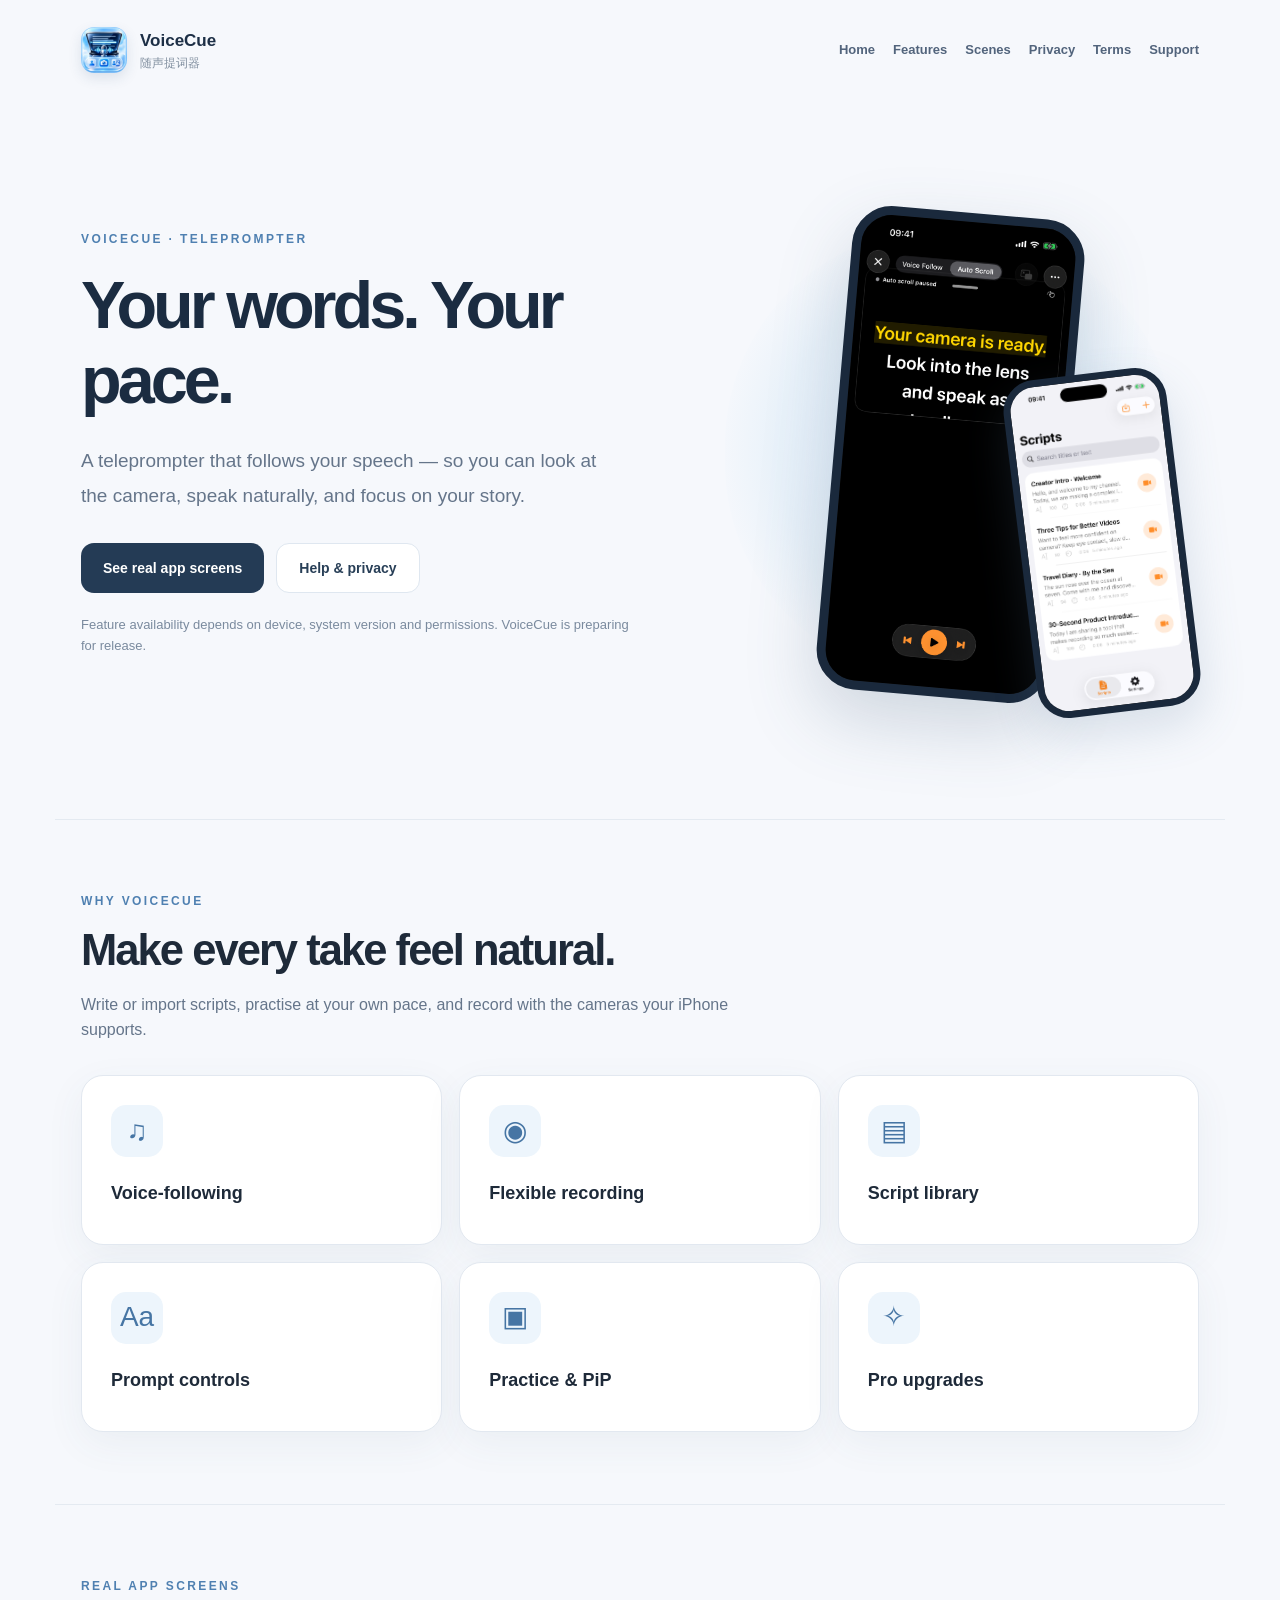
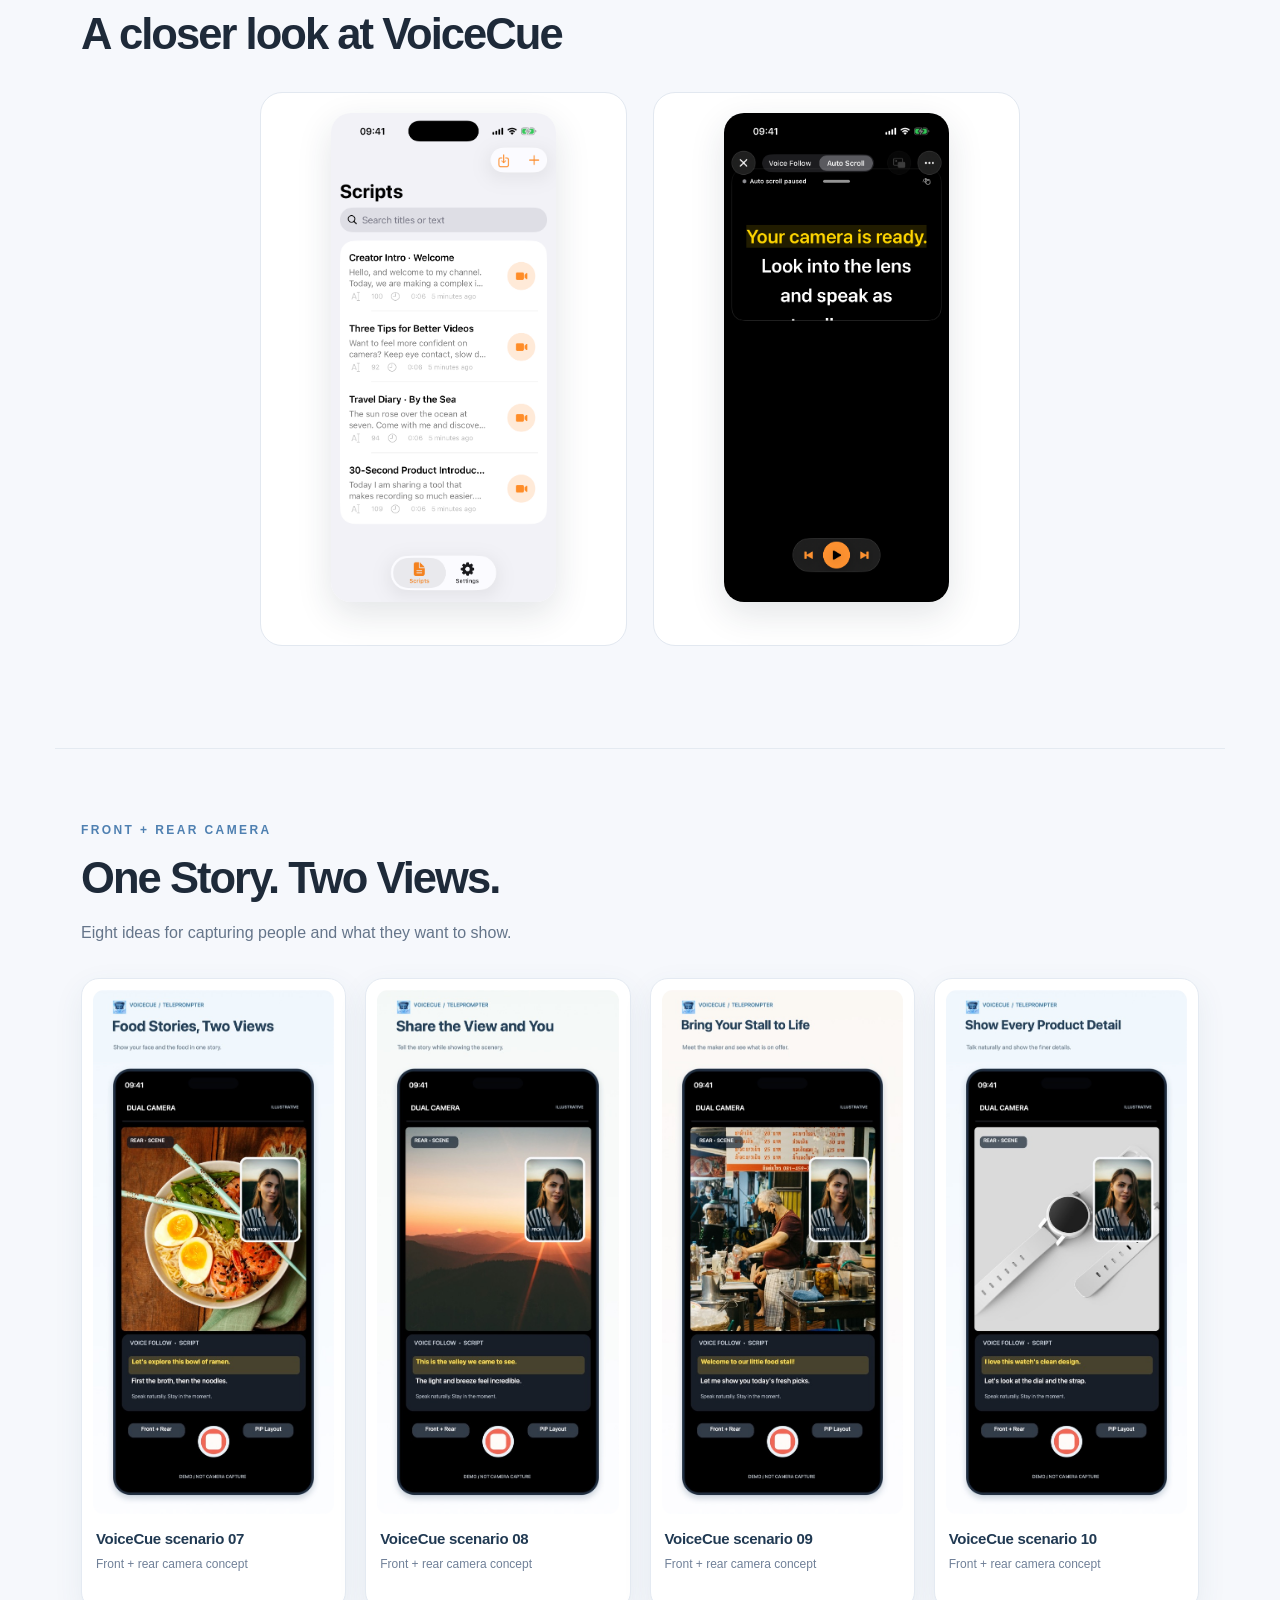
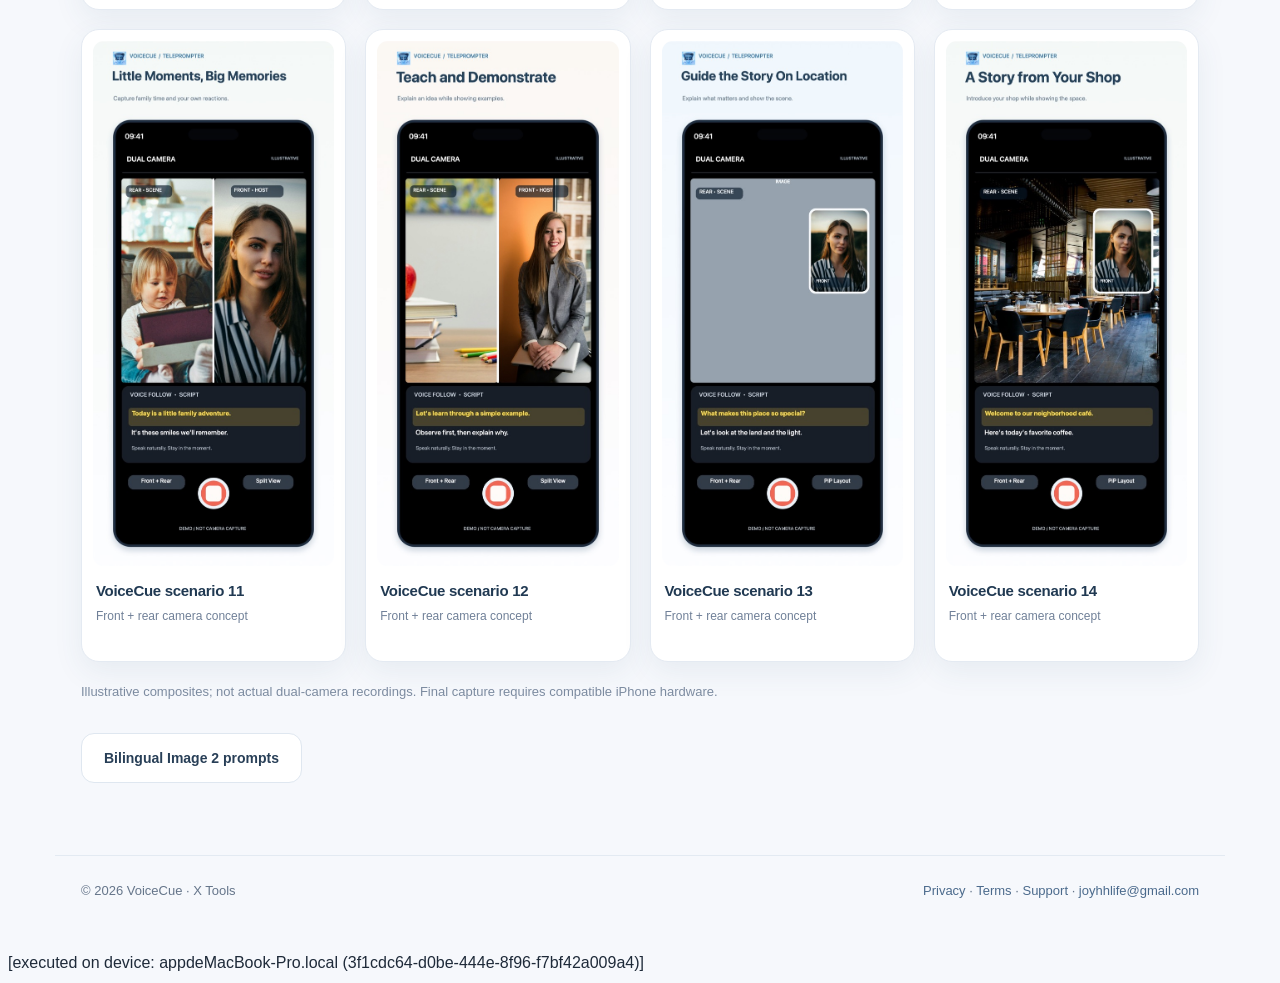
<file: index.html>
<!doctype html>
<html lang="en"><head><meta charset="utf-8"><meta name="viewport" content="width=device-width,initial-scale=1"><meta name="description" content="VoiceCue: Teleprompter. Speech-following scripts and flexible camera recording on iPhone."><meta name="theme-color" content="#f6f8fc"><meta property="og:title" content="VoiceCue — Your words. Your pace."><meta property="og:description" content="Speech-following teleprompter and recording for iPhone."><title>VoiceCue: Teleprompter · 随声提词器</title><link rel="icon" type="image/png" href="assets/icon.png"><link rel="stylesheet" href="vc-site.css"></head>
<body class="vc-main">
<header><nav class="vc-nav"><a class="vc-brand" href="./" data-vc-local><img src="assets/icon.png" alt="VoiceCue"><span>VoiceCue <small style="display:block;color:#8290a0;font-size:12px;font-weight:500">随声提词器</small></span></a><div class="vc-navlinks"><a href="./" data-vc-local data-vc="home">Home</a><a href="#features" data-vc="features">Features</a><a href="#scenarios" data-vc="scenes">Scenes</a><a href="privacy.html" data-vc-local data-vc="privacy">Privacy</a><a href="terms.html" data-vc-local data-vc="terms">Terms</a><a href="support.html" data-vc-local data-vc="support">Support</a></div></nav></header>
<main><section class="vc-hero"><div><div class="vc-kicker" data-vc="eyebrow">VOICECUE · TELEPROMPTER</div><h1 data-vc="hero">Your words. Your pace.</h1><p class="vc-desc" data-vc="lead">A teleprompter that follows your speech — so you can look at the camera, speak naturally, and focus on your story.</p><div class="vc-cta"><a class="vc-btn" href="#screens" data-vc="view">See real app screens</a><a class="vc-btn light" href="support.html" data-vc-local data-vc="supportCta">Help & privacy</a></div><p class="vc-note" data-vc="notice">Feature availability depends on device, system version and permissions. VoiceCue is preparing for release.</p></div><div class="vc-hero-visual" aria-label="VoiceCue UI"><div class="vc-phone"><img src="assets/screen-prompt-en.png" alt="VoiceCue teleprompter actual simulator screen"></div><div class="vc-phone vc-small-phone"><img src="assets/screen-library-en.png" alt="VoiceCue script library actual simulator screen"></div></div></section>
<section class="vc-section" id="features"><div class="vc-kicker">WHY VOICECUE</div><h2 data-vc="section">Make every take feel natural.</h2><p class="vc-intro" data-vc="sectionLead">Write or import scripts, practise at your own pace, and record with the cameras your iPhone supports.</p><div class="vc-features"><article class="vc-feature"><div class="vc-symbol">♫</div><h3 data-vc="f1">Voice-following</h3><p data-vc="f1d"></p></article><article class="vc-feature"><div class="vc-symbol">◉</div><h3 data-vc="f2">Flexible recording</h3><p data-vc="f2d"></p></article><article class="vc-feature"><div class="vc-symbol">▤</div><h3 data-vc="f3">Script library</h3><p data-vc="f3d"></p></article><article class="vc-feature"><div class="vc-symbol">Aa</div><h3 data-vc="f4">Prompt controls</h3><p data-vc="f4d"></p></article><article class="vc-feature"><div class="vc-symbol">▣</div><h3 data-vc="f5">Practice & PiP</h3><p data-vc="f5d"></p></article><article class="vc-feature"><div class="vc-symbol">✧</div><h3 data-vc="f6">Pro upgrades</h3><p data-vc="f6d"></p></article></div></section>
<section class="vc-section" id="screens"><div class="vc-kicker">REAL APP SCREENS</div><h2 data-vc="real">A closer look at VoiceCue</h2><p class="vc-intro" data-vc="realLead"></p><div class="vc-preview-grid"><figure><img src="assets/screen-library-en.png" alt="Script library screenshot"><figcaption data-vc="shot1"></figcaption></figure><figure><img src="assets/screen-prompt-en.png" alt="Voice teleprompter screen"><figcaption data-vc="shot2"></figcaption></figure></div></section><section class="vc-section" id="scenarios"><div class="vc-kicker">FRONT + REAR CAMERA</div><h2 data-vc="scenesTitle">One Story. Two Views.</h2><p class="vc-intro" data-vc="scenesLead">Eight ideas for capturing people and what they want to show.</p><div class="vc-scenario-grid"><article class="vc-scenario-card" data-scene-id="07"><a href="assets/scenarios/scene-07-en.jpg" target="_blank" rel="noopener noreferrer"><img loading="lazy" decoding="async" src="assets/scenarios/scene-07-en.jpg" alt="VoiceCue dual camera illustrative scene 07"></a><h3>VoiceCue scenario 07</h3><p>Front + rear camera concept</p></article>
<article class="vc-scenario-card" data-scene-id="08"><a href="assets/scenarios/scene-08-en.jpg" target="_blank" rel="noopener noreferrer"><img loading="lazy" decoding="async" src="assets/scenarios/scene-08-en.jpg" alt="VoiceCue dual camera illustrative scene 08"></a><h3>VoiceCue scenario 08</h3><p>Front + rear camera concept</p></article>
<article class="vc-scenario-card" data-scene-id="09"><a href="assets/scenarios/scene-09-en.jpg" target="_blank" rel="noopener noreferrer"><img loading="lazy" decoding="async" src="assets/scenarios/scene-09-en.jpg" alt="VoiceCue dual camera illustrative scene 09"></a><h3>VoiceCue scenario 09</h3><p>Front + rear camera concept</p></article>
<article class="vc-scenario-card" data-scene-id="10"><a href="assets/scenarios/scene-10-en.jpg" target="_blank" rel="noopener noreferrer"><img loading="lazy" decoding="async" src="assets/scenarios/scene-10-en.jpg" alt="VoiceCue dual camera illustrative scene 10"></a><h3>VoiceCue scenario 10</h3><p>Front + rear camera concept</p></article>
<article class="vc-scenario-card" data-scene-id="11"><a href="assets/scenarios/scene-11-en.jpg" target="_blank" rel="noopener noreferrer"><img loading="lazy" decoding="async" src="assets/scenarios/scene-11-en.jpg" alt="VoiceCue dual camera illustrative scene 11"></a><h3>VoiceCue scenario 11</h3><p>Front + rear camera concept</p></article>
<article class="vc-scenario-card" data-scene-id="12"><a href="assets/scenarios/scene-12-en.jpg" target="_blank" rel="noopener noreferrer"><img loading="lazy" decoding="async" src="assets/scenarios/scene-12-en.jpg" alt="VoiceCue dual camera illustrative scene 12"></a><h3>VoiceCue scenario 12</h3><p>Front + rear camera concept</p></article>
<article class="vc-scenario-card" data-scene-id="13"><a href="assets/scenarios/scene-13-en.jpg" target="_blank" rel="noopener noreferrer"><img loading="lazy" decoding="async" src="assets/scenarios/scene-13-en.jpg" alt="VoiceCue dual camera illustrative scene 13"></a><h3>VoiceCue scenario 13</h3><p>Front + rear camera concept</p></article>
<article class="vc-scenario-card" data-scene-id="14"><a href="assets/scenarios/scene-14-en.jpg" target="_blank" rel="noopener noreferrer"><img loading="lazy" decoding="async" src="assets/scenarios/scene-14-en.jpg" alt="VoiceCue dual camera illustrative scene 14"></a><h3>VoiceCue scenario 14</h3><p>Front + rear camera concept</p></article></div><p class="vc-scenario-note" data-vc="scenesNote">Illustrative composites; not actual dual-camera recordings. Final capture requires compatible iPhone hardware.</p><div class="vc-cta"><a class="vc-btn light" href="marketing/VoiceCue_Image2_DualCamera_8_Scenarios_Bilingual.md" data-vc="scenesDownload">Bilingual Image 2 prompts</a></div></section></main>
<footer class="vc-bottom"><span data-vc="footer">© 2026 VoiceCue · X Tools</span><span><a href="privacy.html" data-vc-local data-vc="privacy">Privacy</a> · <a href="terms.html" data-vc-local data-vc="terms">Terms</a> · <a href="support.html" data-vc-local data-vc="support">Support</a> · <a href="mailto:joyhhlife@gmail.com">joyhhlife@gmail.com</a></span></footer><script src="vc-site.js"></script></body></html>

[executed on device: appdeMacBook-Pro.local (3f1cdc64-d0be-444e-8f96-f7bf42a009a4)]
</file>
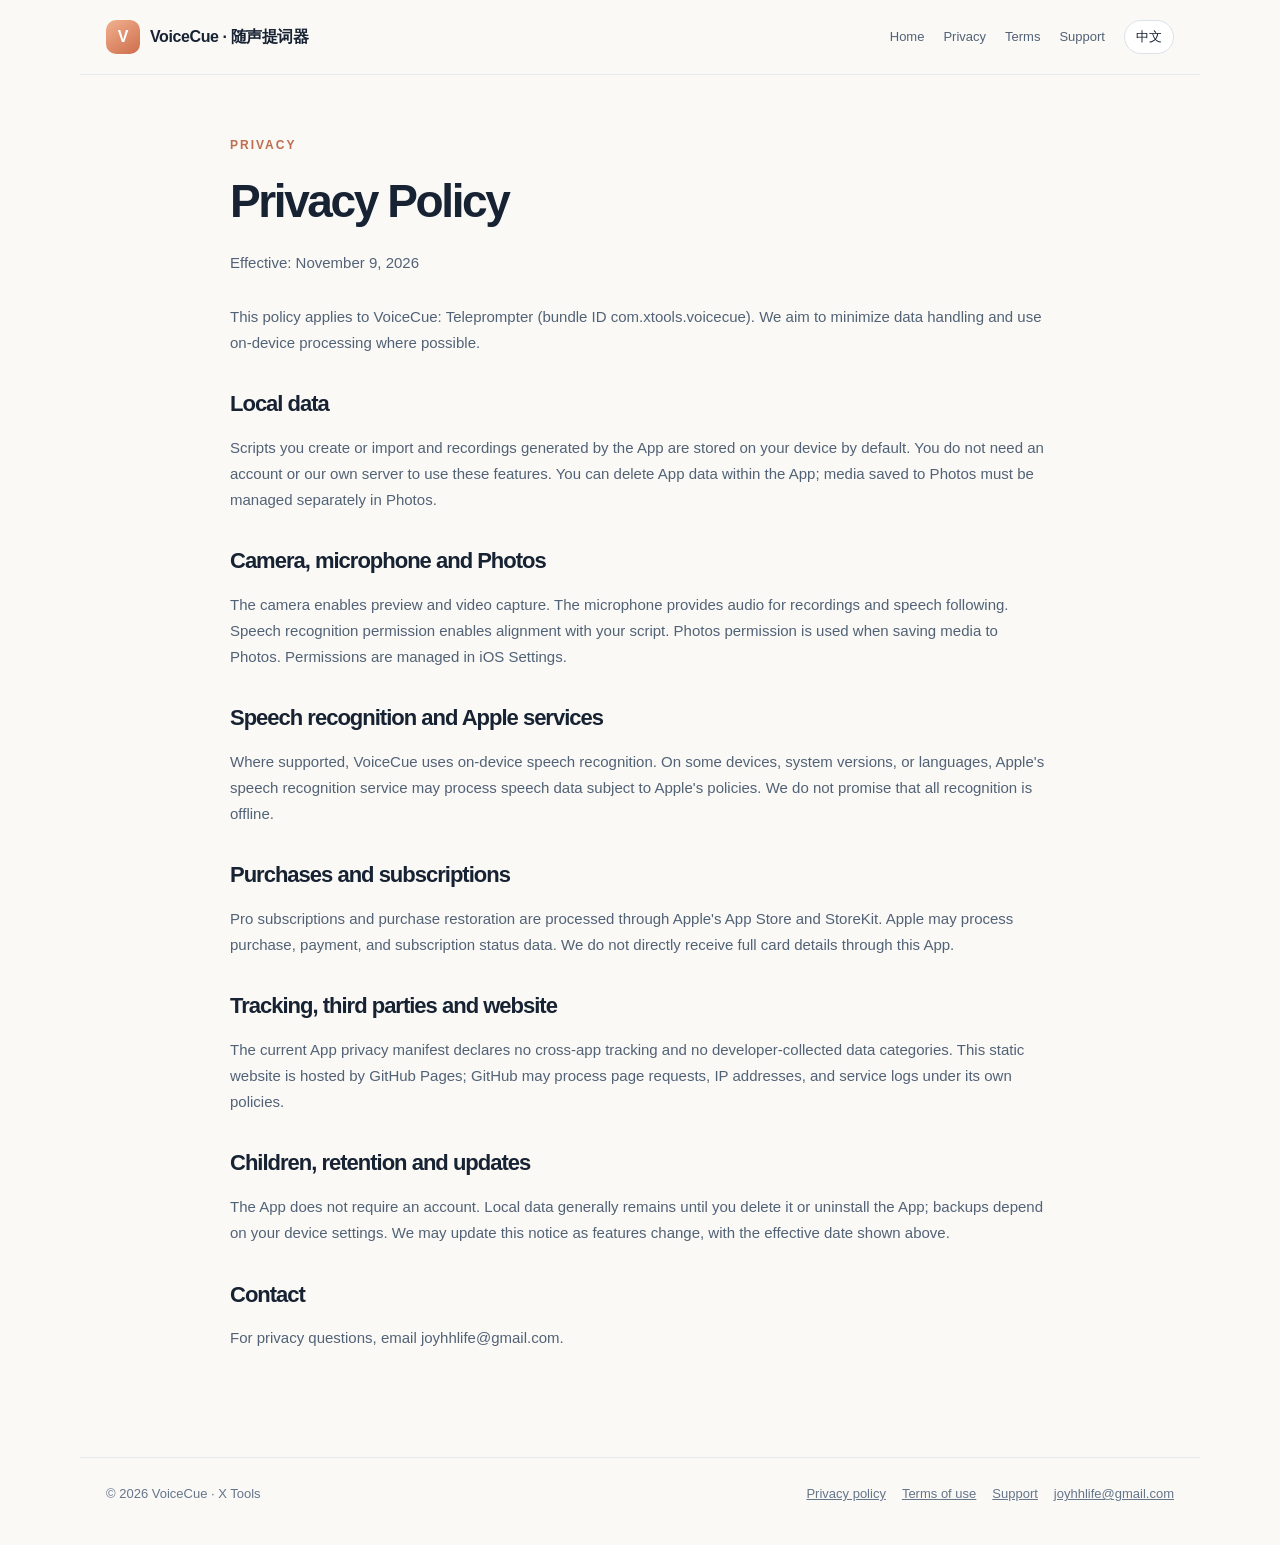
<file: privacy.html>
<!doctype html><html lang="zh-CN"><head><meta charset="utf-8"><meta name="viewport" content="width=device-width, initial-scale=1"><meta name="description" content="VoiceCue teleprompter app"><meta name="theme-color" content="#faf9f6"><title>隐私政策 / Privacy Policy · VoiceCue</title><style>:root{color-scheme:light;--ink:#172232;--muted:#65758a;--line:#e5eaf0;--accent:#db784c;--bg:#faf9f6}*{box-sizing:border-box}html{scroll-behavior:smooth}body{margin:0;background:var(--bg);color:var(--ink);font-family:-apple-system,BlinkMacSystemFont,"SF Pro Display","Helvetica Neue","PingFang SC",sans-serif;line-height:1.72}a{color:inherit}nav{max-width:1120px;margin:auto;padding:20px 26px;display:flex;justify-content:space-between;align-items:center;gap:18px;border-bottom:1px solid var(--line)}.brand{font-weight:750;text-decoration:none;letter-spacing:-.4px;display:flex;gap:10px;align-items:center}.logo{width:34px;height:34px;background:linear-gradient(145deg,#f1b18f,#ce6d4b);border-radius:10px;display:grid;place-items:center;color:#fff;font-weight:800}.navlinks{display:flex;align-items:center;gap:19px;flex-wrap:wrap;font-size:13px;color:#526276}.navlinks a{text-decoration:none}.navlinks a:hover,.links a:hover{text-decoration:underline}button{font:inherit;cursor:pointer}.lang{border:1px solid #dce2e9;border-radius:99px;background:white;padding:5px 11px;color:var(--ink)}main{max-width:1060px;margin:auto;padding:0 26px}.hero{display:grid;grid-template-columns:1.25fr .75fr;align-items:center;gap:45px;padding:80px 0 88px}.eyebrow{text-transform:uppercase;letter-spacing:2px;font-size:12px;font-weight:700;color:#bf6c4f}h1{font-size:clamp(40px,5vw,66px);line-height:1.13;letter-spacing:-2.4px;margin:20px 0 22px}h2{font-size:32px;letter-spacing:-1px;line-height:1.3;margin:0 0 16px}h3{font-size:18px;margin:0 0 8px}p{color:var(--muted);margin:0 0 16px}.lead{font-size:18px;max-width:600px}.actions{display:flex;gap:12px;flex-wrap:wrap;margin-top:28px}.button{display:inline-flex;padding:12px 20px;border-radius:12px;text-decoration:none;font-weight:650;font-size:14px}.primary{background:var(--ink);color:white}.secondary{border:1px solid #d9dfe7;background:white}.device{height:420px;max-width:250px;width:100%;border:9px solid #253140;border-radius:43px;margin:auto;background:linear-gradient(165deg,#f1e1d4,#efefe9 65%,#cdd9d9);box-shadow:22px 26px 65px #36485b24;position:relative;overflow:hidden;padding:55px 20px 20px}.device:before{content:"";background:#253140;width:85px;height:18px;border-radius:0 0 14px 14px;position:absolute;top:0;left:calc(50% - 42px)}.camera{background:linear-gradient(145deg,#54646d,#2e404d);height:115px;border-radius:17px;margin-bottom:20px;display:flex;align-items:center;justify-content:center;color:white;font-size:12px}.script{font-size:15px;line-height:2.1;font-weight:620;color:#5b6568}.script mark{background:#fbe0bf;color:#7b4031;border-radius:5px;padding:2px 4px}.pill{display:inline-block;border:1px solid #e2c9b7;background:#fffaf6;color:#9a634e;padding:3px 10px;font-size:12px;border-radius:99px;margin-top:17px}.section{padding:42px 0 82px;border-top:1px solid var(--line)}.grid{display:grid;grid-template-columns:repeat(3,1fr);gap:16px;margin-top:28px}.tile{background:white;border:1px solid var(--line);padding:27px;border-radius:18px;min-height:188px}.tile .symbol{display:inline-grid;place-items:center;width:36px;height:36px;border-radius:10px;background:#fdf0e7;color:#ad6043;font-size:20px;margin-bottom:16px}.tile p{font-size:14px}.strip{background:#f0f1ef;border-radius:22px;padding:32px 34px;display:flex;justify-content:space-between;align-items:center;gap:24px}.legal{max-width:820px;margin:0 auto;padding:60px 0 90px}.legal h1{font-size:46px}.legal h2{font-size:22px;margin-top:35px}.legal p,.legal li{font-size:15px;color:#526276}.legal ul{padding-left:23px}.meta{font-size:13px;color:#8b96a2;margin-bottom:28px}footer{max-width:1120px;margin:auto;padding:25px 26px 40px;border-top:1px solid var(--line);display:flex;justify-content:space-between;gap:20px;flex-wrap:wrap;color:var(--muted);font-size:13px}.links{display:flex;gap:16px;flex-wrap:wrap}@media(max-width:760px){.hero{grid-template-columns:1fr;padding:55px 0}.device{height:350px;max-width:215px}.grid{grid-template-columns:1fr}.strip{display:block}.navlinks{gap:10px}.brand .brandtext{display:none}.legal{padding-top:35px}.legal h1{font-size:36px}}</style><link rel="icon" type="image/png" href="assets/icon.png"><link rel="stylesheet" href="vc-site.css"></head><body><nav><a class="brand" href="/teleprompter-app/"><span class="logo">V</span><span class="brandtext">VoiceCue · 随声提词器</span></a><div class="navlinks"><a href="/teleprompter-app/"><span data-zh="首页" data-en="Home">首页</span></a><a href="/teleprompter-app/privacy.html"><span data-zh="隐私" data-en="Privacy">隐私</span></a><a href="/teleprompter-app/terms.html"><span data-zh="条款" data-en="Terms">条款</span></a><a href="/teleprompter-app/support.html"><span data-zh="支持" data-en="Support">支持</span></a><button class="lang" id="lang" aria-label="Switch language">English</button></div></nav><main><article class="legal"><div class="eyebrow">PRIVACY</div><h1><span data-zh="隐私政策" data-en="Privacy Policy">隐私政策</span></h1><p class="meta"><span data-zh="生效日期：2026 年 11 月 9 日" data-en="Effective: November 9, 2026">生效日期：2026 年 11 月 9 日</span></p><p><span data-zh="本政策适用于随声提词器（VoiceCue: Teleprompter，Bundle ID：com.xtools.voicecue）。我们重视数据最小化与设备端处理。" data-en="This policy applies to VoiceCue: Teleprompter (bundle ID com.xtools.voicecue). We aim to minimize data handling and use on-device processing where possible.">本政策适用于随声提词器（VoiceCue: Teleprompter，Bundle ID：com.xtools.voicecue）。我们重视数据最小化与设备端处理。</span></p><section><h2><span data-zh="本地数据" data-en="Local data">本地数据</span></h2><p><span data-zh="您创建、导入的稿件及 App 生成的录制文件默认保存在设备本地。稿件、显示设置和录制记录不需要注册账号或上传至我们自建的服务器。您可在应用内删除相关内容；保存到系统照片图库的文件也应在照片 App 中单独管理。" data-en="Scripts you create or import and recordings generated by the App are stored on your device by default. You do not need an account or our own server to use these features. You can delete App data within the App; media saved to Photos must be managed separately in Photos.">您创建、导入的稿件及 App 生成的录制文件默认保存在设备本地。稿件、显示设置和录制记录不需要注册账号或上传至我们自建的服务器。您可在应用内删除相关内容；保存到系统照片图库的文件也应在照片 App 中单独管理。</span></p></section><section><h2><span data-zh="相机、麦克风和照片权限" data-en="Camera, microphone and Photos">相机、麦克风和照片权限</span></h2><p><span data-zh="相机用于预览与拍摄；麦克风用于录音和语音跟读；语音识别权限用于将朗读内容与稿件匹配。只有在保存至照片图库时才需要相关照片权限。所有权限都可在 iOS 设置中管理。" data-en="The camera enables preview and video capture. The microphone provides audio for recordings and speech following. Speech recognition permission enables alignment with your script. Photos permission is used when saving media to Photos. Permissions are managed in iOS Settings.">相机用于预览与拍摄；麦克风用于录音和语音跟读；语音识别权限用于将朗读内容与稿件匹配。只有在保存至照片图库时才需要相关照片权限。所有权限都可在 iOS 设置中管理。</span></p></section><section><h2><span data-zh="语音识别与 Apple 服务" data-en="Speech recognition and Apple services">语音识别与 Apple 服务</span></h2><p><span data-zh="在受支持的系统和语言下，App 优先使用设备端语音能力。部分 iOS 版本、语言或设备可能由 Apple 的语音识别服务处理语音数据，并受 Apple 的适用政策约束。我们不能保证所有识别场景都完全离线。" data-en="Where supported, VoiceCue uses on-device speech recognition. On some devices, system versions, or languages, Apple's speech recognition service may process speech data subject to Apple's policies. We do not promise that all recognition is offline.">在受支持的系统和语言下，App 优先使用设备端语音能力。部分 iOS 版本、语言或设备可能由 Apple 的语音识别服务处理语音数据，并受 Apple 的适用政策约束。我们不能保证所有识别场景都完全离线。</span></p></section><section><h2><span data-zh="购买与订阅" data-en="Purchases and subscriptions">购买与订阅</span></h2><p><span data-zh="专业版订阅和恢复购买由 Apple App Store / StoreKit 处理。Apple 可能处理购买记录、支付和订阅状态。我们不会通过本 App 直接读取完整银行卡信息。" data-en="Pro subscriptions and purchase restoration are processed through Apple's App Store and StoreKit. Apple may process purchase, payment, and subscription status data. We do not directly receive full card details through this App.">专业版订阅和恢复购买由 Apple App Store / StoreKit 处理。Apple 可能处理购买记录、支付和订阅状态。我们不会通过本 App 直接读取完整银行卡信息。</span></p></section><section><h2><span data-zh="跟踪、第三方与网站" data-en="Tracking, third parties and website">跟踪、第三方与网站</span></h2><p><span data-zh="当前 App 隐私清单声明不进行跨 App 跟踪，也没有声明开发者收集的数据类别。本网站为静态 GitHub Pages 页面，GitHub 作为托管服务可能处理访问请求、IP 地址及基础日志，适用 GitHub 的相关政策。" data-en="The current App privacy manifest declares no cross-app tracking and no developer-collected data categories. This static website is hosted by GitHub Pages; GitHub may process page requests, IP addresses, and service logs under its own policies.">当前 App 隐私清单声明不进行跨 App 跟踪，也没有声明开发者收集的数据类别。本网站为静态 GitHub Pages 页面，GitHub 作为托管服务可能处理访问请求、IP 地址及基础日志，适用 GitHub 的相关政策。</span></p></section><section><h2><span data-zh="儿童、保留与变更" data-en="Children, retention and updates">儿童、保留与变更</span></h2><p><span data-zh="本 App 不要求账号。设备端数据通常保留至您删除或卸载 App，系统备份行为由您的设备设置决定。政策可能随功能变化更新，以本页面生效日期为准。" data-en="The App does not require an account. Local data generally remains until you delete it or uninstall the App; backups depend on your device settings. We may update this notice as features change, with the effective date shown above.">本 App 不要求账号。设备端数据通常保留至您删除或卸载 App，系统备份行为由您的设备设置决定。政策可能随功能变化更新，以本页面生效日期为准。</span></p></section><section><h2><span data-zh="联系我们" data-en="Contact">联系我们</span></h2><p><span data-zh="如有隐私问题，请发送邮件至 joyhhlife@gmail.com。" data-en="For privacy questions, email joyhhlife@gmail.com.">如有隐私问题，请发送邮件至 joyhhlife@gmail.com。</span></p></section></article></main><footer><span>© 2026 VoiceCue · X Tools</span><div class="links"><a href="/teleprompter-app/privacy.html"><span data-zh="隐私政策" data-en="Privacy policy">隐私政策</span></a><a href="/teleprompter-app/terms.html"><span data-zh="使用条款" data-en="Terms of use">使用条款</span></a><a href="/teleprompter-app/support.html"><span data-zh="技术支持" data-en="Support">技术支持</span></a><a href="mailto:joyhhlife@gmail.com">joyhhlife@gmail.com</a></div></footer><script>(()=>{const params=new URLSearchParams(location.search);const wanted=(params.get('lang')||navigator.language||'zh').toLowerCase();let lang=wanted.startsWith('zh')?'zh':'en';function render(){document.documentElement.lang=lang==='zh'?'zh-CN':'en';document.querySelectorAll('[data-zh][data-en]').forEach(el=>{el.textContent=el.dataset[lang]});document.querySelectorAll('[data-title-zh][data-title-en]').forEach(el=>el.setAttribute('title',el.dataset['title'+(lang==='zh'?'Zh':'En')]));const switcher=document.querySelector('#lang');if(switcher)switcher.textContent=lang==='zh'?'English':'中文'}document.querySelector('#lang')?.addEventListener('click',()=>{lang=lang==='zh'?'en':'zh';const url=new URL(location.href);url.searchParams.set('lang',lang);history.replaceState(null,'',url);render()});render()})();</script><script src="vc-site.js"></script></body></html>
</file>
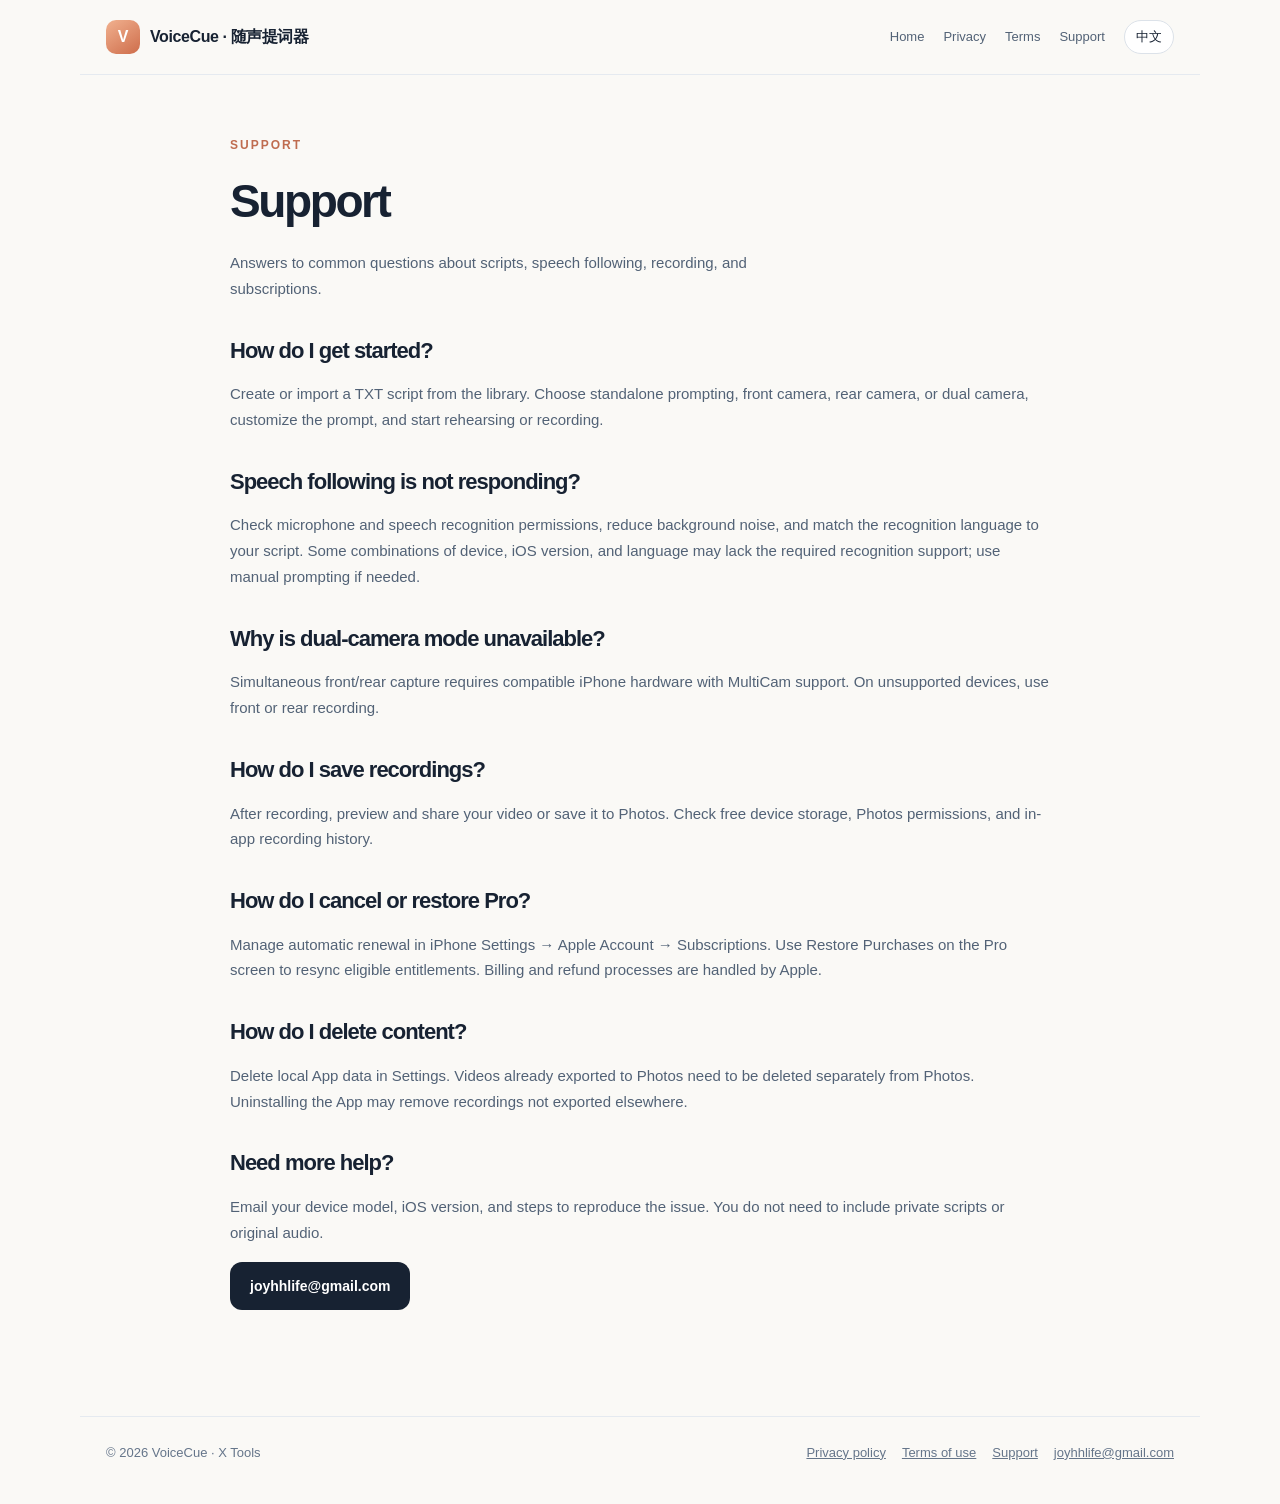
<file: support.html>
<!doctype html><html lang="zh-CN"><head><meta charset="utf-8"><meta name="viewport" content="width=device-width, initial-scale=1"><meta name="description" content="VoiceCue teleprompter app"><meta name="theme-color" content="#faf9f6"><title>技术支持 / Support · VoiceCue</title><style>:root{color-scheme:light;--ink:#172232;--muted:#65758a;--line:#e5eaf0;--accent:#db784c;--bg:#faf9f6}*{box-sizing:border-box}html{scroll-behavior:smooth}body{margin:0;background:var(--bg);color:var(--ink);font-family:-apple-system,BlinkMacSystemFont,"SF Pro Display","Helvetica Neue","PingFang SC",sans-serif;line-height:1.72}a{color:inherit}nav{max-width:1120px;margin:auto;padding:20px 26px;display:flex;justify-content:space-between;align-items:center;gap:18px;border-bottom:1px solid var(--line)}.brand{font-weight:750;text-decoration:none;letter-spacing:-.4px;display:flex;gap:10px;align-items:center}.logo{width:34px;height:34px;background:linear-gradient(145deg,#f1b18f,#ce6d4b);border-radius:10px;display:grid;place-items:center;color:#fff;font-weight:800}.navlinks{display:flex;align-items:center;gap:19px;flex-wrap:wrap;font-size:13px;color:#526276}.navlinks a{text-decoration:none}.navlinks a:hover,.links a:hover{text-decoration:underline}button{font:inherit;cursor:pointer}.lang{border:1px solid #dce2e9;border-radius:99px;background:white;padding:5px 11px;color:var(--ink)}main{max-width:1060px;margin:auto;padding:0 26px}.hero{display:grid;grid-template-columns:1.25fr .75fr;align-items:center;gap:45px;padding:80px 0 88px}.eyebrow{text-transform:uppercase;letter-spacing:2px;font-size:12px;font-weight:700;color:#bf6c4f}h1{font-size:clamp(40px,5vw,66px);line-height:1.13;letter-spacing:-2.4px;margin:20px 0 22px}h2{font-size:32px;letter-spacing:-1px;line-height:1.3;margin:0 0 16px}h3{font-size:18px;margin:0 0 8px}p{color:var(--muted);margin:0 0 16px}.lead{font-size:18px;max-width:600px}.actions{display:flex;gap:12px;flex-wrap:wrap;margin-top:28px}.button{display:inline-flex;padding:12px 20px;border-radius:12px;text-decoration:none;font-weight:650;font-size:14px}.primary{background:var(--ink);color:white}.secondary{border:1px solid #d9dfe7;background:white}.device{height:420px;max-width:250px;width:100%;border:9px solid #253140;border-radius:43px;margin:auto;background:linear-gradient(165deg,#f1e1d4,#efefe9 65%,#cdd9d9);box-shadow:22px 26px 65px #36485b24;position:relative;overflow:hidden;padding:55px 20px 20px}.device:before{content:"";background:#253140;width:85px;height:18px;border-radius:0 0 14px 14px;position:absolute;top:0;left:calc(50% - 42px)}.camera{background:linear-gradient(145deg,#54646d,#2e404d);height:115px;border-radius:17px;margin-bottom:20px;display:flex;align-items:center;justify-content:center;color:white;font-size:12px}.script{font-size:15px;line-height:2.1;font-weight:620;color:#5b6568}.script mark{background:#fbe0bf;color:#7b4031;border-radius:5px;padding:2px 4px}.pill{display:inline-block;border:1px solid #e2c9b7;background:#fffaf6;color:#9a634e;padding:3px 10px;font-size:12px;border-radius:99px;margin-top:17px}.section{padding:42px 0 82px;border-top:1px solid var(--line)}.grid{display:grid;grid-template-columns:repeat(3,1fr);gap:16px;margin-top:28px}.tile{background:white;border:1px solid var(--line);padding:27px;border-radius:18px;min-height:188px}.tile .symbol{display:inline-grid;place-items:center;width:36px;height:36px;border-radius:10px;background:#fdf0e7;color:#ad6043;font-size:20px;margin-bottom:16px}.tile p{font-size:14px}.strip{background:#f0f1ef;border-radius:22px;padding:32px 34px;display:flex;justify-content:space-between;align-items:center;gap:24px}.legal{max-width:820px;margin:0 auto;padding:60px 0 90px}.legal h1{font-size:46px}.legal h2{font-size:22px;margin-top:35px}.legal p,.legal li{font-size:15px;color:#526276}.legal ul{padding-left:23px}.meta{font-size:13px;color:#8b96a2;margin-bottom:28px}footer{max-width:1120px;margin:auto;padding:25px 26px 40px;border-top:1px solid var(--line);display:flex;justify-content:space-between;gap:20px;flex-wrap:wrap;color:var(--muted);font-size:13px}.links{display:flex;gap:16px;flex-wrap:wrap}@media(max-width:760px){.hero{grid-template-columns:1fr;padding:55px 0}.device{height:350px;max-width:215px}.grid{grid-template-columns:1fr}.strip{display:block}.navlinks{gap:10px}.brand .brandtext{display:none}.legal{padding-top:35px}.legal h1{font-size:36px}}</style><link rel="icon" type="image/png" href="assets/icon.png"><link rel="stylesheet" href="vc-site.css"></head><body><nav><a class="brand" href="/teleprompter-app/"><span class="logo">V</span><span class="brandtext">VoiceCue · 随声提词器</span></a><div class="navlinks"><a href="/teleprompter-app/"><span data-zh="首页" data-en="Home">首页</span></a><a href="/teleprompter-app/privacy.html"><span data-zh="隐私" data-en="Privacy">隐私</span></a><a href="/teleprompter-app/terms.html"><span data-zh="条款" data-en="Terms">条款</span></a><a href="/teleprompter-app/support.html"><span data-zh="支持" data-en="Support">支持</span></a><button class="lang" id="lang" aria-label="Switch language">English</button></div></nav><main><article class="legal"><div class="eyebrow">SUPPORT</div><h1><span data-zh="技术支持" data-en="Support">技术支持</span></h1><p class="lead"><span data-zh="让拍摄更顺畅。下面是常见操作和排查建议。" data-en="Answers to common questions about scripts, speech following, recording, and subscriptions.">让拍摄更顺畅。下面是常见操作和排查建议。</span></p><section><h2><span data-zh="如何开始使用？" data-en="How do I get started?">如何开始使用？</span></h2><p><span data-zh="打开 App，在稿件库中新建或导入 TXT 文稿。选择独立提词、前置、后置或双摄模式，调整文字显示后开始练习或录制。" data-en="Create or import a TXT script from the library. Choose standalone prompting, front camera, rear camera, or dual camera, customize the prompt, and start rehearsing or recording.">打开 App，在稿件库中新建或导入 TXT 文稿。选择独立提词、前置、后置或双摄模式，调整文字显示后开始练习或录制。</span></p></section><section><h2><span data-zh="语音跟读没有反应？" data-en="Speech following is not responding?">语音跟读没有反应？</span></h2><p><span data-zh="检查 iOS 麦克风与语音识别权限，确保环境相对安静、所选语言与稿件一致。某些系统语言或设备不支持所需的本地识别能力；如无法识别，可改用手动提词。" data-en="Check microphone and speech recognition permissions, reduce background noise, and match the recognition language to your script. Some combinations of device, iOS version, and language may lack the required recognition support; use manual prompting if needed.">检查 iOS 麦克风与语音识别权限，确保环境相对安静、所选语言与稿件一致。某些系统语言或设备不支持所需的本地识别能力；如无法识别，可改用手动提词。</span></p></section><section><h2><span data-zh="为什么没有双摄模式？" data-en="Why is dual-camera mode unavailable?">为什么没有双摄模式？</span></h2><p><span data-zh="双摄依赖 iPhone 的 AVCaptureMultiCamSession 硬件能力。部分设备无法同时启动前后镜头，请使用前摄或后摄单独录制。" data-en="Simultaneous front/rear capture requires compatible iPhone hardware with MultiCam support. On unsupported devices, use front or rear recording.">双摄依赖 iPhone 的 AVCaptureMultiCamSession 硬件能力。部分设备无法同时启动前后镜头，请使用前摄或后摄单独录制。</span></p></section><section><h2><span data-zh="如何保存录制内容？" data-en="How do I save recordings?">如何保存录制内容？</span></h2><p><span data-zh="录制后可在结果页面预览、分享或保存至系统照片图库。确认剩余存储空间、相册权限，并检查 App 内录制历史。" data-en="After recording, preview and share your video or save it to Photos. Check free device storage, Photos permissions, and in-app recording history.">录制后可在结果页面预览、分享或保存至系统照片图库。确认剩余存储空间、相册权限，并检查 App 内录制历史。</span></p></section><section><h2><span data-zh="如何取消或恢复订阅？" data-en="How do I cancel or restore Pro?">如何取消或恢复订阅？</span></h2><p><span data-zh="在 iPhone“设置 → Apple 账户 → 订阅”管理自动续订。进入 App 的专业版页面，点击“恢复购买”以重新同步符合条件的权益。实际账单与退款由 Apple 处理。" data-en="Manage automatic renewal in iPhone Settings → Apple Account → Subscriptions. Use Restore Purchases on the Pro screen to resync eligible entitlements. Billing and refund processes are handled by Apple.">在 iPhone“设置 → Apple 账户 → 订阅”管理自动续订。进入 App 的专业版页面，点击“恢复购买”以重新同步符合条件的权益。实际账单与退款由 Apple 处理。</span></p></section><section><h2><span data-zh="如何删除内容？" data-en="How do I delete content?">如何删除内容？</span></h2><p><span data-zh="可在 App 设置中删除应用本地数据。若视频已经保存到照片图库，需要另行在“照片”中删除。卸载应用可能导致尚未导出的本地录制内容丢失。" data-en="Delete local App data in Settings. Videos already exported to Photos need to be deleted separately from Photos. Uninstalling the App may remove recordings not exported elsewhere.">可在 App 设置中删除应用本地数据。若视频已经保存到照片图库，需要另行在“照片”中删除。卸载应用可能导致尚未导出的本地录制内容丢失。</span></p></section><section><h2><span data-zh="仍需要帮助？" data-en="Need more help?">仍需要帮助？</span></h2><p><span data-zh="请邮件说明设备型号、iOS 版本、问题复现步骤；无需发送私人稿件或原始录音。" data-en="Email your device model, iOS version, and steps to reproduce the issue. You do not need to include private scripts or original audio.">请邮件说明设备型号、iOS 版本、问题复现步骤；无需发送私人稿件或原始录音。</span></p><p><a class="button primary" href="mailto:joyhhlife@gmail.com?subject=VoiceCue%20Support">joyhhlife@gmail.com</a></p></section></article></main><footer><span>© 2026 VoiceCue · X Tools</span><div class="links"><a href="/teleprompter-app/privacy.html"><span data-zh="隐私政策" data-en="Privacy policy">隐私政策</span></a><a href="/teleprompter-app/terms.html"><span data-zh="使用条款" data-en="Terms of use">使用条款</span></a><a href="/teleprompter-app/support.html"><span data-zh="技术支持" data-en="Support">技术支持</span></a><a href="mailto:joyhhlife@gmail.com">joyhhlife@gmail.com</a></div></footer><script>(()=>{const params=new URLSearchParams(location.search);const wanted=(params.get('lang')||navigator.language||'zh').toLowerCase();let lang=wanted.startsWith('zh')?'zh':'en';function render(){document.documentElement.lang=lang==='zh'?'zh-CN':'en';document.querySelectorAll('[data-zh][data-en]').forEach(el=>{el.textContent=el.dataset[lang]});document.querySelectorAll('[data-title-zh][data-title-en]').forEach(el=>el.setAttribute('title',el.dataset['title'+(lang==='zh'?'Zh':'En')]));const switcher=document.querySelector('#lang');if(switcher)switcher.textContent=lang==='zh'?'English':'中文'}document.querySelector('#lang')?.addEventListener('click',()=>{lang=lang==='zh'?'en':'zh';const url=new URL(location.href);url.searchParams.set('lang',lang);history.replaceState(null,'',url);render()});render()})();</script><script src="vc-site.js"></script></body></html>
</file>
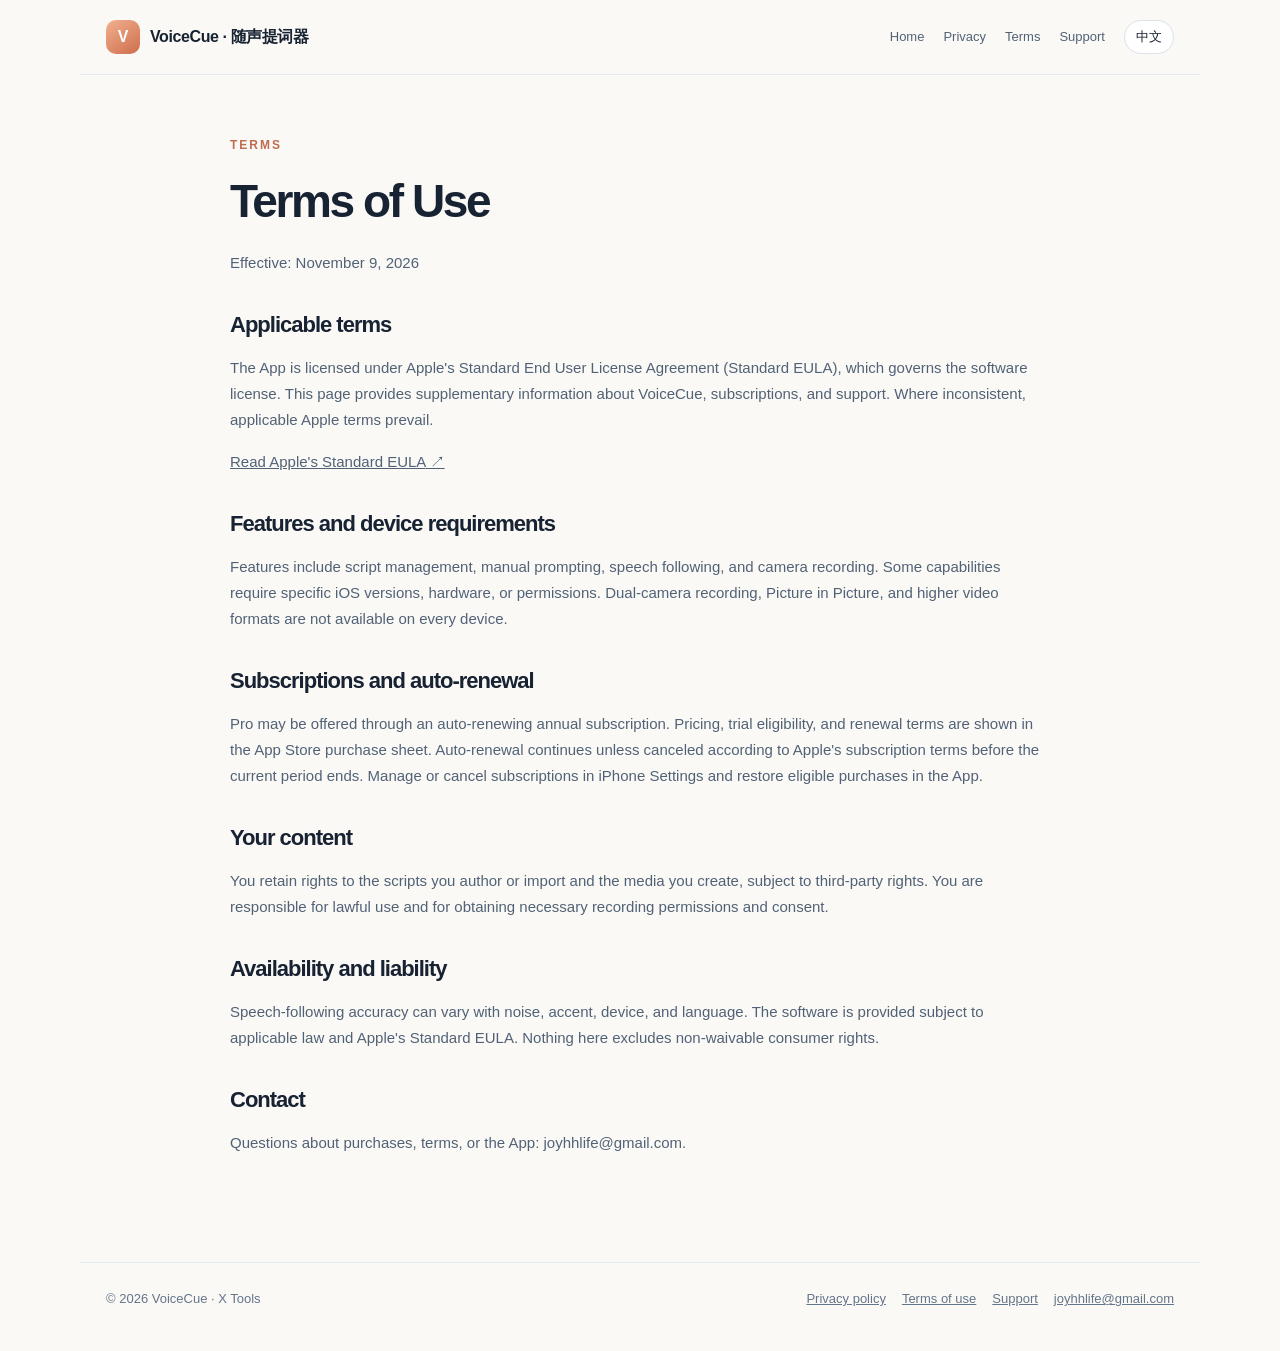
<file: terms.html>
<!doctype html><html lang="zh-CN"><head><meta charset="utf-8"><meta name="viewport" content="width=device-width, initial-scale=1"><meta name="description" content="VoiceCue teleprompter app"><meta name="theme-color" content="#faf9f6"><title>使用条款 / Terms of Use · VoiceCue</title><style>:root{color-scheme:light;--ink:#172232;--muted:#65758a;--line:#e5eaf0;--accent:#db784c;--bg:#faf9f6}*{box-sizing:border-box}html{scroll-behavior:smooth}body{margin:0;background:var(--bg);color:var(--ink);font-family:-apple-system,BlinkMacSystemFont,"SF Pro Display","Helvetica Neue","PingFang SC",sans-serif;line-height:1.72}a{color:inherit}nav{max-width:1120px;margin:auto;padding:20px 26px;display:flex;justify-content:space-between;align-items:center;gap:18px;border-bottom:1px solid var(--line)}.brand{font-weight:750;text-decoration:none;letter-spacing:-.4px;display:flex;gap:10px;align-items:center}.logo{width:34px;height:34px;background:linear-gradient(145deg,#f1b18f,#ce6d4b);border-radius:10px;display:grid;place-items:center;color:#fff;font-weight:800}.navlinks{display:flex;align-items:center;gap:19px;flex-wrap:wrap;font-size:13px;color:#526276}.navlinks a{text-decoration:none}.navlinks a:hover,.links a:hover{text-decoration:underline}button{font:inherit;cursor:pointer}.lang{border:1px solid #dce2e9;border-radius:99px;background:white;padding:5px 11px;color:var(--ink)}main{max-width:1060px;margin:auto;padding:0 26px}.hero{display:grid;grid-template-columns:1.25fr .75fr;align-items:center;gap:45px;padding:80px 0 88px}.eyebrow{text-transform:uppercase;letter-spacing:2px;font-size:12px;font-weight:700;color:#bf6c4f}h1{font-size:clamp(40px,5vw,66px);line-height:1.13;letter-spacing:-2.4px;margin:20px 0 22px}h2{font-size:32px;letter-spacing:-1px;line-height:1.3;margin:0 0 16px}h3{font-size:18px;margin:0 0 8px}p{color:var(--muted);margin:0 0 16px}.lead{font-size:18px;max-width:600px}.actions{display:flex;gap:12px;flex-wrap:wrap;margin-top:28px}.button{display:inline-flex;padding:12px 20px;border-radius:12px;text-decoration:none;font-weight:650;font-size:14px}.primary{background:var(--ink);color:white}.secondary{border:1px solid #d9dfe7;background:white}.device{height:420px;max-width:250px;width:100%;border:9px solid #253140;border-radius:43px;margin:auto;background:linear-gradient(165deg,#f1e1d4,#efefe9 65%,#cdd9d9);box-shadow:22px 26px 65px #36485b24;position:relative;overflow:hidden;padding:55px 20px 20px}.device:before{content:"";background:#253140;width:85px;height:18px;border-radius:0 0 14px 14px;position:absolute;top:0;left:calc(50% - 42px)}.camera{background:linear-gradient(145deg,#54646d,#2e404d);height:115px;border-radius:17px;margin-bottom:20px;display:flex;align-items:center;justify-content:center;color:white;font-size:12px}.script{font-size:15px;line-height:2.1;font-weight:620;color:#5b6568}.script mark{background:#fbe0bf;color:#7b4031;border-radius:5px;padding:2px 4px}.pill{display:inline-block;border:1px solid #e2c9b7;background:#fffaf6;color:#9a634e;padding:3px 10px;font-size:12px;border-radius:99px;margin-top:17px}.section{padding:42px 0 82px;border-top:1px solid var(--line)}.grid{display:grid;grid-template-columns:repeat(3,1fr);gap:16px;margin-top:28px}.tile{background:white;border:1px solid var(--line);padding:27px;border-radius:18px;min-height:188px}.tile .symbol{display:inline-grid;place-items:center;width:36px;height:36px;border-radius:10px;background:#fdf0e7;color:#ad6043;font-size:20px;margin-bottom:16px}.tile p{font-size:14px}.strip{background:#f0f1ef;border-radius:22px;padding:32px 34px;display:flex;justify-content:space-between;align-items:center;gap:24px}.legal{max-width:820px;margin:0 auto;padding:60px 0 90px}.legal h1{font-size:46px}.legal h2{font-size:22px;margin-top:35px}.legal p,.legal li{font-size:15px;color:#526276}.legal ul{padding-left:23px}.meta{font-size:13px;color:#8b96a2;margin-bottom:28px}footer{max-width:1120px;margin:auto;padding:25px 26px 40px;border-top:1px solid var(--line);display:flex;justify-content:space-between;gap:20px;flex-wrap:wrap;color:var(--muted);font-size:13px}.links{display:flex;gap:16px;flex-wrap:wrap}@media(max-width:760px){.hero{grid-template-columns:1fr;padding:55px 0}.device{height:350px;max-width:215px}.grid{grid-template-columns:1fr}.strip{display:block}.navlinks{gap:10px}.brand .brandtext{display:none}.legal{padding-top:35px}.legal h1{font-size:36px}}</style><link rel="icon" type="image/png" href="assets/icon.png"><link rel="stylesheet" href="vc-site.css"></head><body><nav><a class="brand" href="/teleprompter-app/"><span class="logo">V</span><span class="brandtext">VoiceCue · 随声提词器</span></a><div class="navlinks"><a href="/teleprompter-app/"><span data-zh="首页" data-en="Home">首页</span></a><a href="/teleprompter-app/privacy.html"><span data-zh="隐私" data-en="Privacy">隐私</span></a><a href="/teleprompter-app/terms.html"><span data-zh="条款" data-en="Terms">条款</span></a><a href="/teleprompter-app/support.html"><span data-zh="支持" data-en="Support">支持</span></a><button class="lang" id="lang" aria-label="Switch language">English</button></div></nav><main><article class="legal"><div class="eyebrow">TERMS</div><h1><span data-zh="使用条款" data-en="Terms of Use">使用条款</span></h1><p class="meta"><span data-zh="生效日期：2026 年 11 月 9 日" data-en="Effective: November 9, 2026">生效日期：2026 年 11 月 9 日</span></p><section><h2><span data-zh="适用条款" data-en="Applicable terms">适用条款</span></h2><p><span data-zh="本 App 使用 Apple 标准最终用户许可协议（Standard EULA），该协议构成应用许可的主要条款。此页面补充介绍随声提词器功能、订阅和支持规则；若与 Apple 标准 EULA 冲突，以适用的 Apple 条款为准。" data-en="The App is licensed under Apple's Standard End User License Agreement (Standard EULA), which governs the software license. This page provides supplementary information about VoiceCue, subscriptions, and support. Where inconsistent, applicable Apple terms prevail.">本 App 使用 Apple 标准最终用户许可协议（Standard EULA），该协议构成应用许可的主要条款。此页面补充介绍随声提词器功能、订阅和支持规则；若与 Apple 标准 EULA 冲突，以适用的 Apple 条款为准。</span></p></section><p><a href="https://www.apple.com/legal/internet-services/itunes/dev/stdeula/" target="_blank" rel="noopener noreferrer"><span data-zh="查看 Apple 标准 EULA" data-en="Read Apple's Standard EULA">查看 Apple 标准 EULA</span> ↗</a></p><section><h2><span data-zh="服务与设备要求" data-en="Features and device requirements">服务与设备要求</span></h2><p><span data-zh="功能包括稿件管理、手动提词、智能跟读和摄像录制。部分能力依赖系统版本、硬件与用户授权；前后双摄、画中画和高画质不保证在所有设备上可用。" data-en="Features include script management, manual prompting, speech following, and camera recording. Some capabilities require specific iOS versions, hardware, or permissions. Dual-camera recording, Picture in Picture, and higher video formats are not available on every device.">功能包括稿件管理、手动提词、智能跟读和摄像录制。部分能力依赖系统版本、硬件与用户授权；前后双摄、画中画和高画质不保证在所有设备上可用。</span></p></section><section><h2><span data-zh="订阅与自动续费" data-en="Subscriptions and auto-renewal">订阅与自动续费</span></h2><p><span data-zh="专业版可能提供按年自动续订订阅。实际价格、试用资格及续期条件以 App Store 购买确认界面为准。除非在当前计费期结束前按 Apple 要求取消，自动续订会继续。您可在 iPhone 设置中的“订阅”管理或取消，并在 App 中恢复符合条件的购买。" data-en="Pro may be offered through an auto-renewing annual subscription. Pricing, trial eligibility, and renewal terms are shown in the App Store purchase sheet. Auto-renewal continues unless canceled according to Apple's subscription terms before the current period ends. Manage or cancel subscriptions in iPhone Settings and restore eligible purchases in the App.">专业版可能提供按年自动续订订阅。实际价格、试用资格及续期条件以 App Store 购买确认界面为准。除非在当前计费期结束前按 Apple 要求取消，自动续订会继续。您可在 iPhone 设置中的“订阅”管理或取消，并在 App 中恢复符合条件的购买。</span></p></section><section><h2><span data-zh="您的内容" data-en="Your content">您的内容</span></h2><p><span data-zh="您保有对自行撰写或导入稿件及录制内容的权利，并负责确保有权使用这些内容。请在拍摄和录音时遵守适用法律并取得必要同意。" data-en="You retain rights to the scripts you author or import and the media you create, subject to third-party rights. You are responsible for lawful use and for obtaining necessary recording permissions and consent.">您保有对自行撰写或导入稿件及录制内容的权利，并负责确保有权使用这些内容。请在拍摄和录音时遵守适用法律并取得必要同意。</span></p></section><section><h2><span data-zh="可用性与责任" data-en="Availability and liability">可用性与责任</span></h2><p><span data-zh="语音跟读准确度会受环境噪声、口音、设备和语言影响。软件按适用法律及 Apple 标准 EULA 提供；本页面不排除法律不可限制的消费者权利。" data-en="Speech-following accuracy can vary with noise, accent, device, and language. The software is provided subject to applicable law and Apple's Standard EULA. Nothing here excludes non-waivable consumer rights.">语音跟读准确度会受环境噪声、口音、设备和语言影响。软件按适用法律及 Apple 标准 EULA 提供；本页面不排除法律不可限制的消费者权利。</span></p></section><section><h2><span data-zh="联系我们" data-en="Contact">联系我们</span></h2><p><span data-zh="有关购买、使用条款或 App 支持的问题：joyhhlife@gmail.com。" data-en="Questions about purchases, terms, or the App: joyhhlife@gmail.com.">有关购买、使用条款或 App 支持的问题：joyhhlife@gmail.com。</span></p></section></article></main><footer><span>© 2026 VoiceCue · X Tools</span><div class="links"><a href="/teleprompter-app/privacy.html"><span data-zh="隐私政策" data-en="Privacy policy">隐私政策</span></a><a href="/teleprompter-app/terms.html"><span data-zh="使用条款" data-en="Terms of use">使用条款</span></a><a href="/teleprompter-app/support.html"><span data-zh="技术支持" data-en="Support">技术支持</span></a><a href="mailto:joyhhlife@gmail.com">joyhhlife@gmail.com</a></div></footer><script>(()=>{const params=new URLSearchParams(location.search);const wanted=(params.get('lang')||navigator.language||'zh').toLowerCase();let lang=wanted.startsWith('zh')?'zh':'en';function render(){document.documentElement.lang=lang==='zh'?'zh-CN':'en';document.querySelectorAll('[data-zh][data-en]').forEach(el=>{el.textContent=el.dataset[lang]});document.querySelectorAll('[data-title-zh][data-title-en]').forEach(el=>el.setAttribute('title',el.dataset['title'+(lang==='zh'?'Zh':'En')]));const switcher=document.querySelector('#lang');if(switcher)switcher.textContent=lang==='zh'?'English':'中文'}document.querySelector('#lang')?.addEventListener('click',()=>{lang=lang==='zh'?'en':'zh';const url=new URL(location.href);url.searchParams.set('lang',lang);history.replaceState(null,'',url);render()});render()})();</script><script src="vc-site.js"></script></body></html>
</file>
<file: vc-site.css>
:root{--vc-bg:#f6f8fc;--vc-ink:#1e2a39;--vc-muted:#65758a;--vc-line:#e2e9f2;--vc-blue:#4385cc;--vc-peach:#fbebe0}
.vc-main{font-family:-apple-system,BlinkMacSystemFont,"SF Pro Display","Helvetica Neue","PingFang SC",sans-serif;color:var(--vc-ink);background:var(--vc-bg);line-height:1.6}
.vc-main *,.vc-extras *{box-sizing:border-box}.vc-main a,.vc-extras a{text-decoration:none}
.vc-nav{max-width:1170px;margin:auto;padding:19px 26px;display:flex;align-items:center;justify-content:space-between;gap:18px}
.vc-nav .vc-brand{display:flex;align-items:center;gap:13px;font-size:17px;font-weight:750;color:#1d2f46}
.vc-brand img{width:46px;height:46px;border-radius:13px;object-fit:cover;box-shadow:0 5px 13px #29486c20}
.vc-navlinks{display:flex;flex-wrap:wrap;align-items:center;gap:18px}.vc-navlinks a{font-size:13px;color:#52647c;font-weight:600}.vc-navlinks a:hover{text-decoration:underline}
.vc-hero{max-width:1170px;margin:0 auto;padding:92px 26px 95px;display:grid;grid-template-columns:1.06fr .94fr;align-items:center;gap:60px}
.vc-kicker{font-size:12px;font-weight:800;letter-spacing:.2em;color:#4f80b1;text-transform:uppercase}
.vc-hero h1{font-size:clamp(43px,5.2vw,75px);letter-spacing:-.06em;line-height:1.13;margin:19px 0 26px;color:#1b2c41;font-weight:800}
.vc-hero .vc-desc{font-size:19px;line-height:1.8;color:#65758a;max-width:540px}
.vc-cta{display:flex;gap:12px;margin-top:30px;flex-wrap:wrap}.vc-btn{display:inline-flex;padding:13px 22px;border-radius:13px;font-size:14px;font-weight:700;background:#243b55;color:white!important;align-items:center}.vc-btn.light{background:white;color:#283f57!important;border:1px solid #dfe7f0}
.vc-hero-visual{position:relative;display:flex;align-items:center;justify-content:center;min-height:540px}
.vc-hero-visual:before{content:"";position:absolute;width:450px;height:450px;max-width:100%;border-radius:48%;background:radial-gradient(circle,#dbeafb 0%,#e9f2fa 54%,transparent 74%)}
.vc-phone{position:relative;border:9px solid #1a293c;border-radius:40px;width:233px;overflow:hidden;background:#111;box-shadow:0 28px 70px #3f5b7737;transform:rotate(5deg)}
.vc-phone img{display:block;width:100%;height:auto}
.vc-small-phone{position:absolute;right:3%;bottom:2%;width:164px;border-width:7px;border-radius:32px;transform:rotate(-7deg);box-shadow:0 20px 45px #5b789a30}
.vc-section{max-width:1170px;margin:auto;padding:72px 26px;border-top:1px solid #e4eaf1}
.vc-section h2{font-size:clamp(29px,3.4vw,46px);letter-spacing:-.045em;line-height:1.2;margin:12px 0 16px}
.vc-section .vc-intro{font-size:16px;color:#65758a;max-width:650px;margin:0 0 32px}
.vc-features{display:grid;grid-template-columns:repeat(3,1fr);gap:17px}
.vc-feature{background:white;border:1px solid #e2e8f0;padding:29px;border-radius:22px;box-shadow:0 12px 38px #435c7410}
.vc-feature .vc-symbol{font-size:28px;display:grid;place-items:center;width:52px;height:52px;border-radius:15px;background:#edf5fc;color:#4675a4}
.vc-feature h3{font-size:18px;margin:22px 0 7px}.vc-feature p{font-size:14px;line-height:1.75;color:#69778a;margin:0}
.vc-preview-grid{display:grid;grid-template-columns:repeat(2,1fr);gap:26px;max-width:760px;margin:30px auto}
.vc-preview-grid figure{margin:0;background:white;border:1px solid #e2e8f0;border-radius:22px;padding:20px;text-align:center}
.vc-preview-grid img{width:min(100%,225px);border-radius:20px;box-shadow:0 12px 35px #1d2d4020}
.vc-preview-grid figcaption{color:#60758a;font-size:13px;margin:15px auto 0;max-width:260px}
.vc-note{font-size:13px;color:#7a8a9e;margin:22px 0}
.vc-bottom{max-width:1170px;margin:auto;padding:25px 26px 48px;border-top:1px solid #e3eaf2;display:flex;justify-content:space-between;align-items:center;gap:20px;flex-wrap:wrap;color:#65758a;font-size:13px}
.vc-bottom a{color:#4b6a8c}
.vc-extras{background:#f6f8fc;color:#1e2a39;border-top:1px solid #e3eaf2;font-family:-apple-system,BlinkMacSystemFont,"Helvetica Neue","PingFang SC",sans-serif;padding:48px 20px 55px}
.vc-extras-inner{max-width:1110px;margin:auto}
.vc-extras-head{display:flex;align-items:flex-end;justify-content:space-between;gap:18px;flex-wrap:wrap;margin-bottom:23px}
.vc-extras-eyebrow{font-size:12px;font-weight:750;letter-spacing:.14em;color:#4e7fba;text-transform:uppercase}
.vc-extras-title{font-size:29px;letter-spacing:-.04em;line-height:1.3;margin:7px 0}.vc-extras-sub{font-size:14px;color:#64778e;margin:0}
.vc-settings{display:flex;align-items:center;gap:9px;flex-wrap:wrap}
.vc-settings label{font-size:12px;color:#718196}.vc-settings select{border:1px solid #d8e2ef;border-radius:10px;background:white;color:#29435e;padding:9px;font-size:13px;min-height:36px}
.vc-apps{display:grid;grid-template-columns:repeat(4,minmax(0,1fr));gap:14px}
.vc-app{background:white;border:1px solid #e1e8ef;border-radius:18px;padding:20px;min-width:0}
.vc-app img{display:block;width:52px!important;height:52px!important;min-width:52px!important;max-width:52px!important;border-radius:12px!important;object-fit:cover!important}
.vc-app h3{font-size:15px;line-height:1.35;color:#1b2d41;margin:15px 0 7px;min-height:40px}
.vc-app p{font-size:12px;line-height:1.65;color:#6c7d91;margin:0 0 12px;min-height:63px}
.vc-app a{font-size:12px;display:inline-block;color:#2d6fa7!important;font-weight:700}
.vc-developer{display:flex;gap:13px;align-items:center;flex-wrap:wrap;padding:18px 20px;margin-top:17px;background:#eaf1fa;border:1px solid #d9e7f4;border-radius:16px}
.vc-developer img{width:31px!important;height:31px!important}.vc-developer .vc-devcopy{flex:1;min-width:220px}
.vc-developer strong{display:block;font-size:14px}.vc-developer small{color:#62778e;font-size:12px}
.vc-developer a{display:inline-block;background:white;border:1px solid #cbdced;padding:10px 15px;border-radius:10px;font-size:13px;color:#315d8a!important;font-weight:700}
body:not(.vc-main) .logo img{width:100%;height:100%;display:block;border-radius:10px;object-fit:cover}
@media(max-width:920px){.vc-hero{gap:24px}.vc-apps{grid-template-columns:repeat(2,1fr)}.vc-hero-visual{min-height:450px}.vc-features{grid-template-columns:repeat(2,1fr)}}
@media(max-width:660px){.vc-nav{padding:15px 19px}.vc-navlinks{gap:10px}.vc-navlinks a{font-size:12px}.vc-hero{display:block;padding:49px 21px 72px}.vc-hero-visual{margin-top:35px}.vc-phone{width:210px}.vc-small-phone{width:140px;right:8%}.vc-section{padding:52px 21px}.vc-features{grid-template-columns:1fr}.vc-apps{grid-template-columns:1fr 1fr}.vc-app{padding:15px}.vc-app p{min-height:80px}.vc-extras-title{font-size:25px}.vc-preview-grid{gap:12px}.vc-preview-grid figure{padding:10px}}

/* VoiceCue standalone site — visible header language selector */
.vc-top-lang{flex-shrink:0;margin-left:8px}
.vc-top-lang select{appearance:auto;border:1px solid #dbe5f1;color:#3e658b;border-radius:12px;background:#fff;padding:8px 10px;font:600 13px -apple-system,BlinkMacSystemFont,"PingFang SC",sans-serif;cursor:pointer;max-width:120px}
nav .vc-top-lang{display:flex;align-items:center}
@media(max-width:650px){.vc-top-lang{margin-left:auto}.vc-top-lang select{padding:8px 5px;font-size:12px}.vc-navlinks{gap:7px}.vc-navlinks a{font-size:11px}}

/* Camera scene concept gallery */
.vc-scenario-grid{display:grid;grid-template-columns:repeat(4,minmax(0,1fr));gap:19px;margin-top:31px}
.vc-scenario-card{min-width:0;background:#fff;border:1px solid #e4eaf2;border-radius:18px;overflow:hidden;box-shadow:0 10px 30px #2f567014}
.vc-scenario-card>a{display:block;padding:11px 11px 0}
.vc-scenario-card img{display:block;width:100%;height:auto;aspect-ratio:1206/2622;object-fit:cover;border-radius:11px;background:#eff4f8}
.vc-scenario-card h3{font-size:15px;font-weight:740;letter-spacing:-.02em;margin:13px 14px 4px;color:#203952}
.vc-scenario-card p{font-size:12px;color:#708098;line-height:1.55;margin:0 14px 18px;min-height:36px}
.vc-scenario-note{font-size:13px;color:#7c8ba0;margin-top:20px}
@media(max-width:850px){.vc-scenario-grid{grid-template-columns:repeat(2,minmax(0,1fr))}}
@media(max-width:480px){.vc-scenario-grid{gap:11px}.vc-scenario-card>a{padding:7px 7px 0}.vc-scenario-card h3{font-size:13px;margin:10px 9px 4px}.vc-scenario-card p{margin:0 9px 12px;font-size:11px}}

[executed on device: appdeMacBook-Pro.local (3f1cdc64-d0be-444e-8f96-f7bf42a009a4)]
</file>
